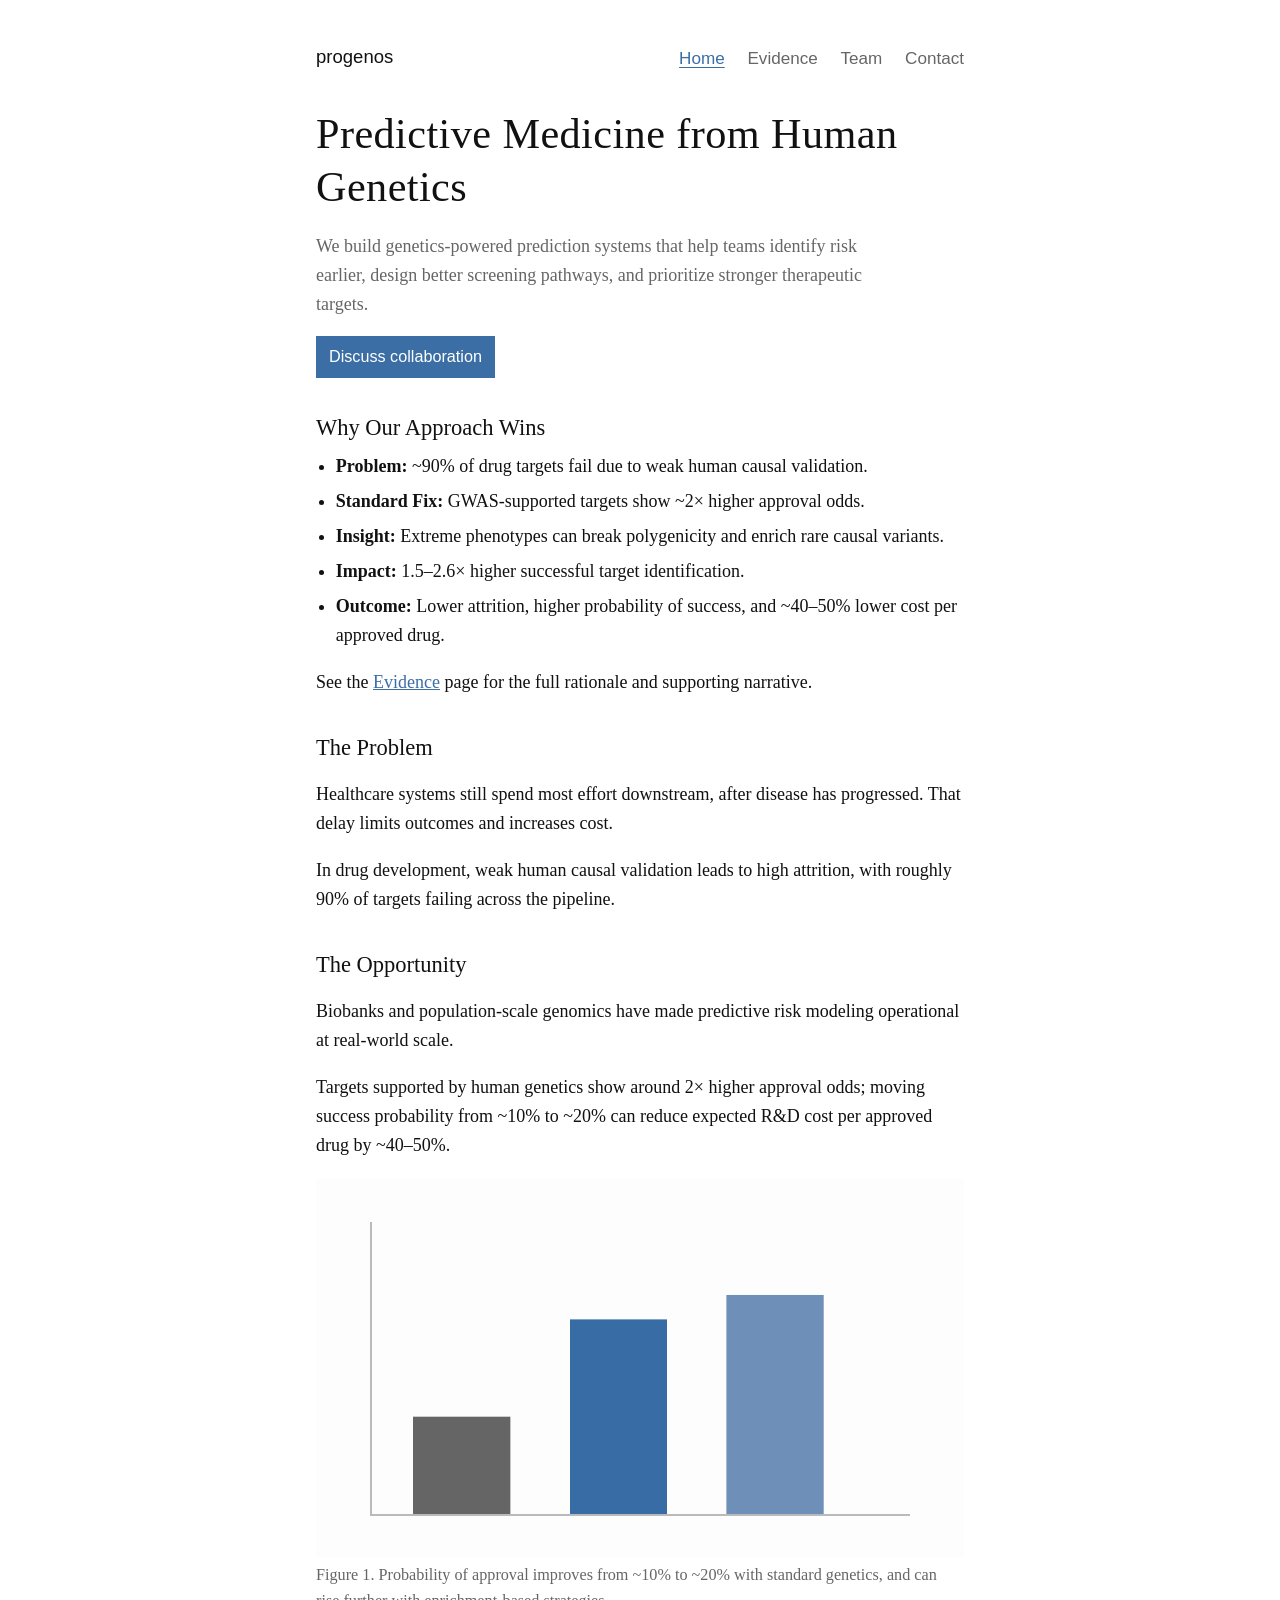
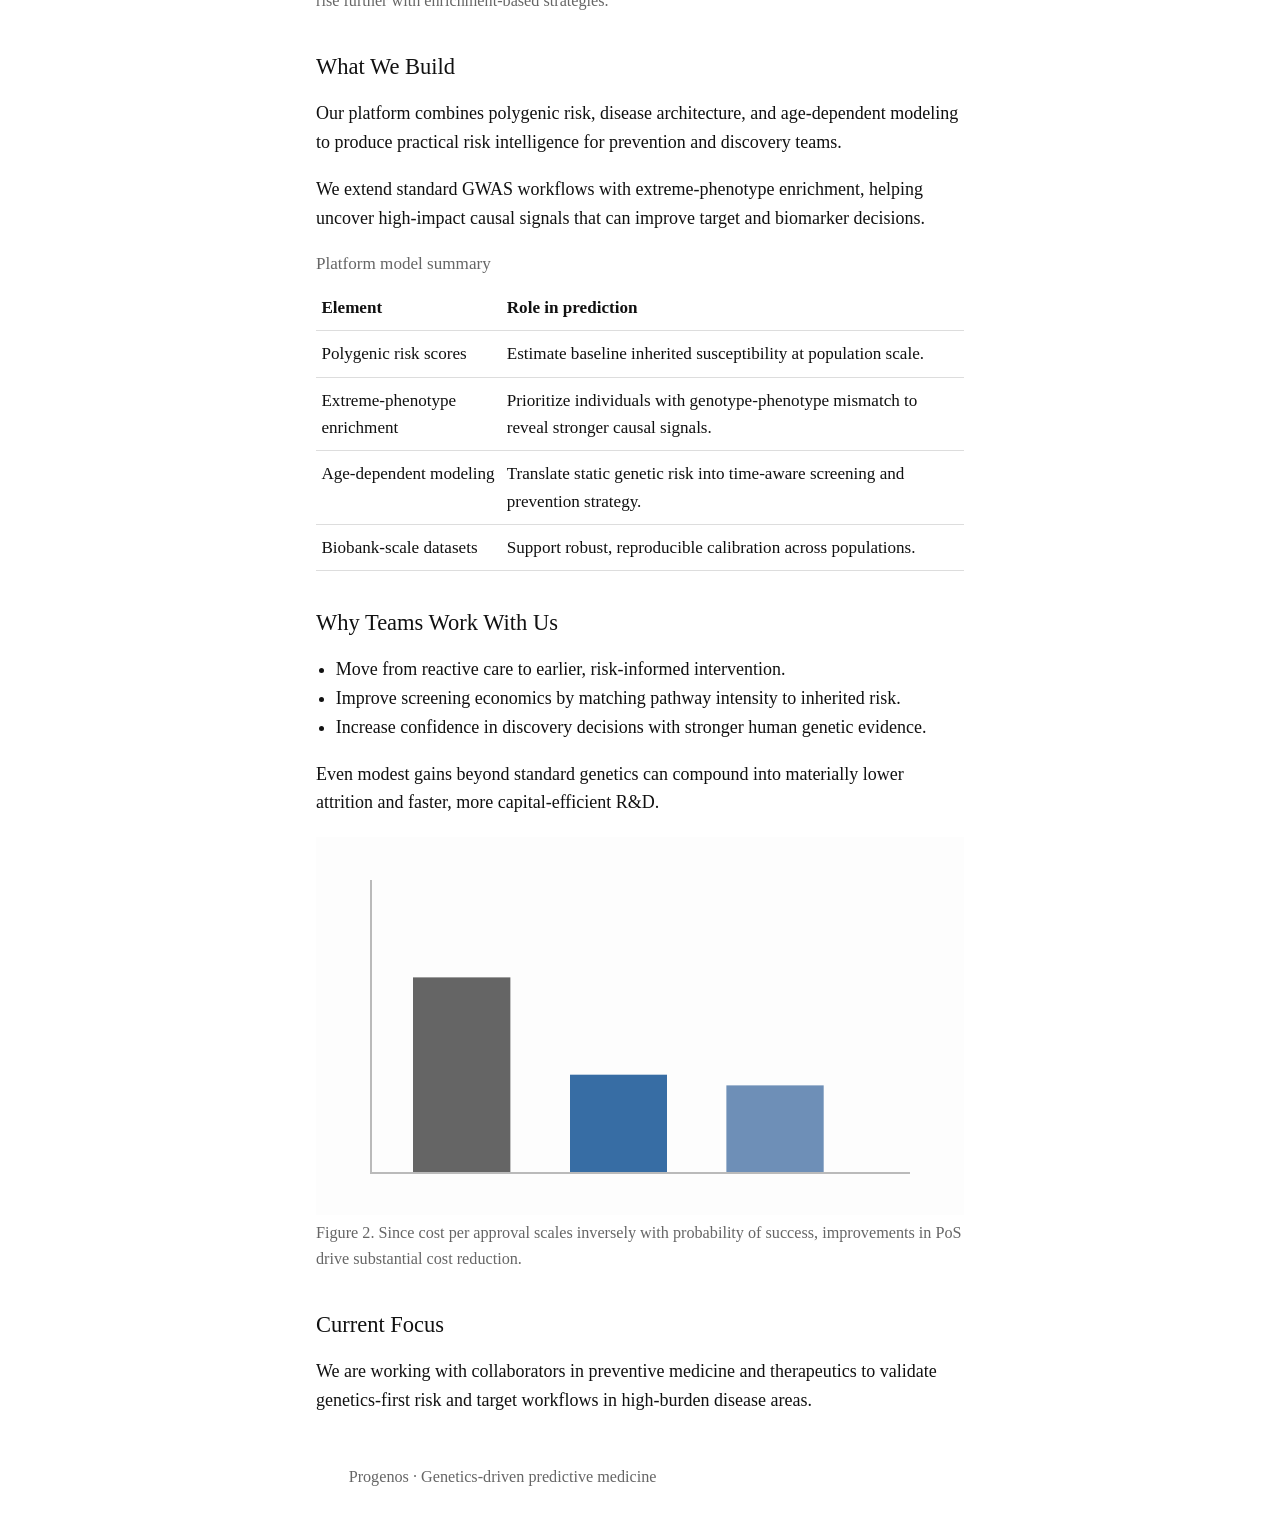
<file: index.html>
<!doctype html>
<html lang="en">
<head>
  <meta charset="utf-8" />
  <meta name="viewport" content="width=device-width, initial-scale=1" />
  <title>Redirecting…</title>
  <meta http-equiv="refresh" content="0; url=./docs/" />
  <link rel="canonical" href="./docs/" />
</head>
<body>
  <p>Redirecting to <a href="./docs/">./docs/</a>…</p>
</body>
</html>
</file>
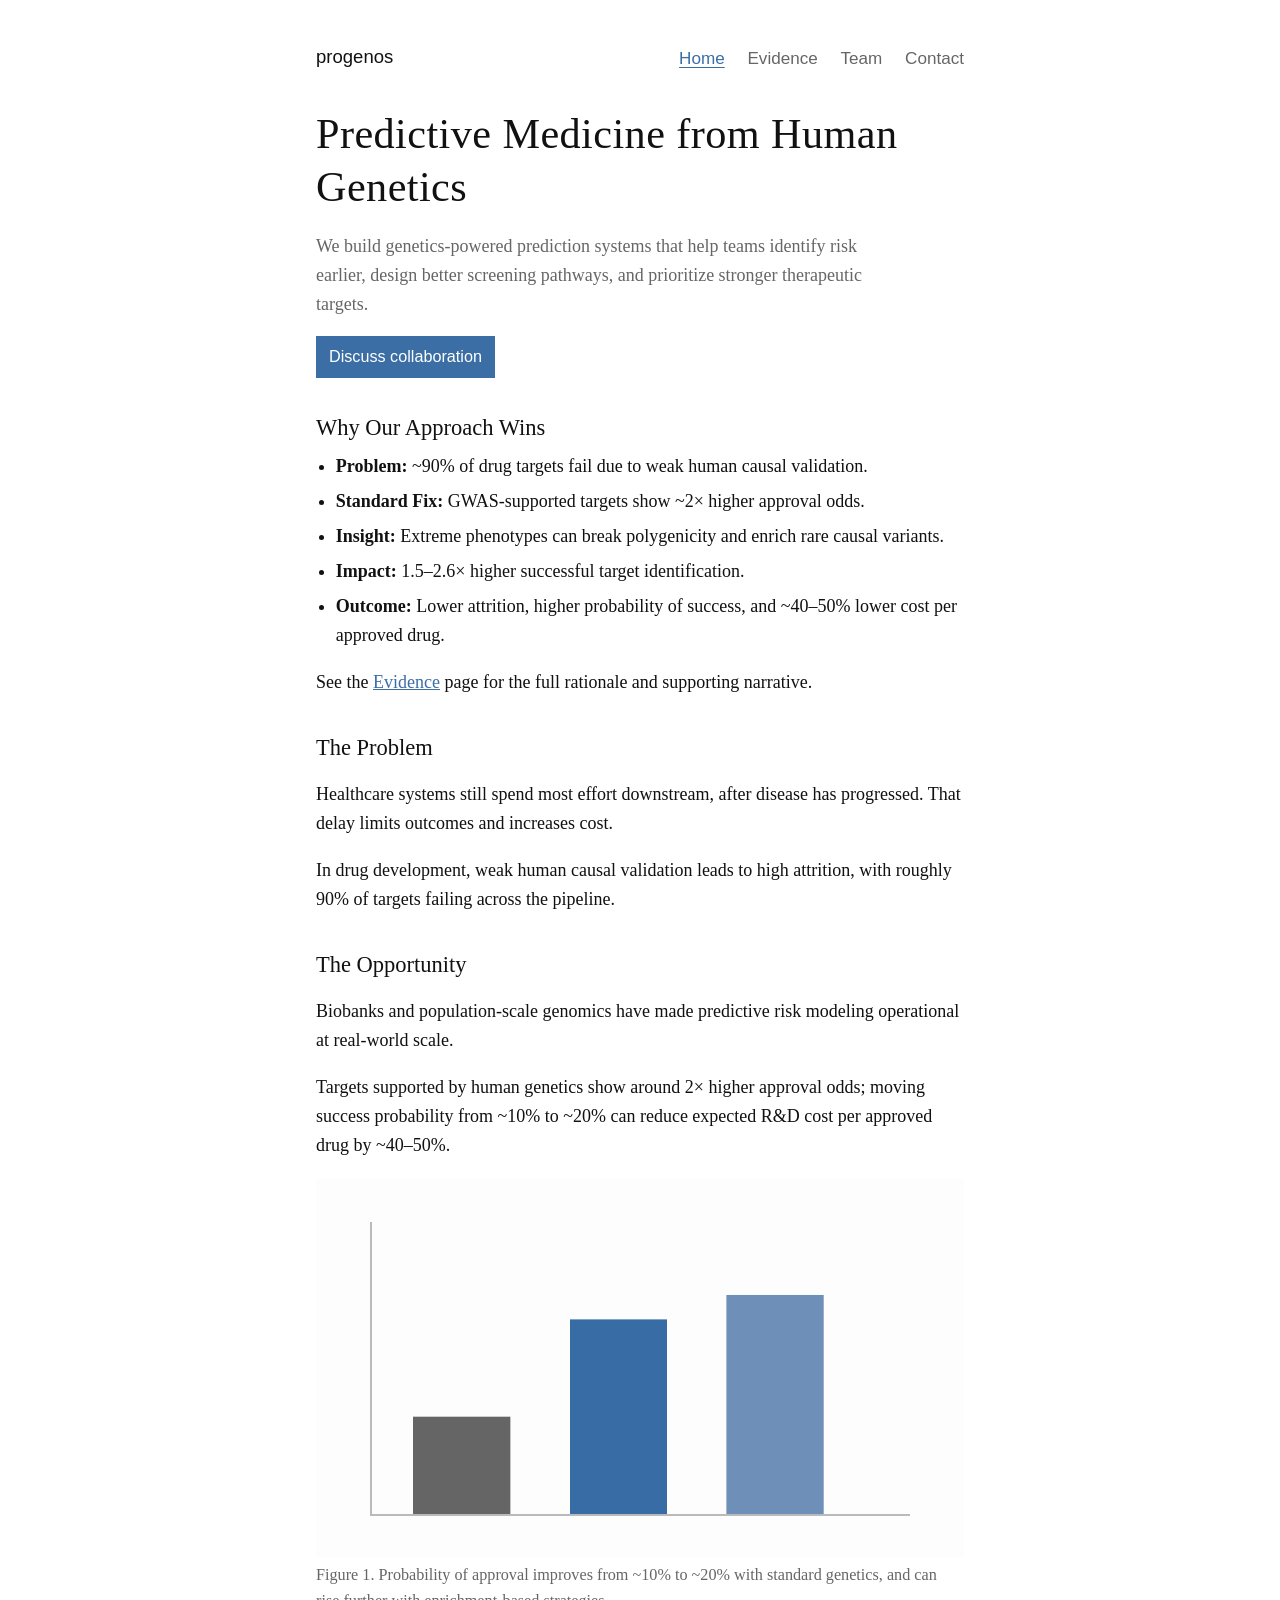
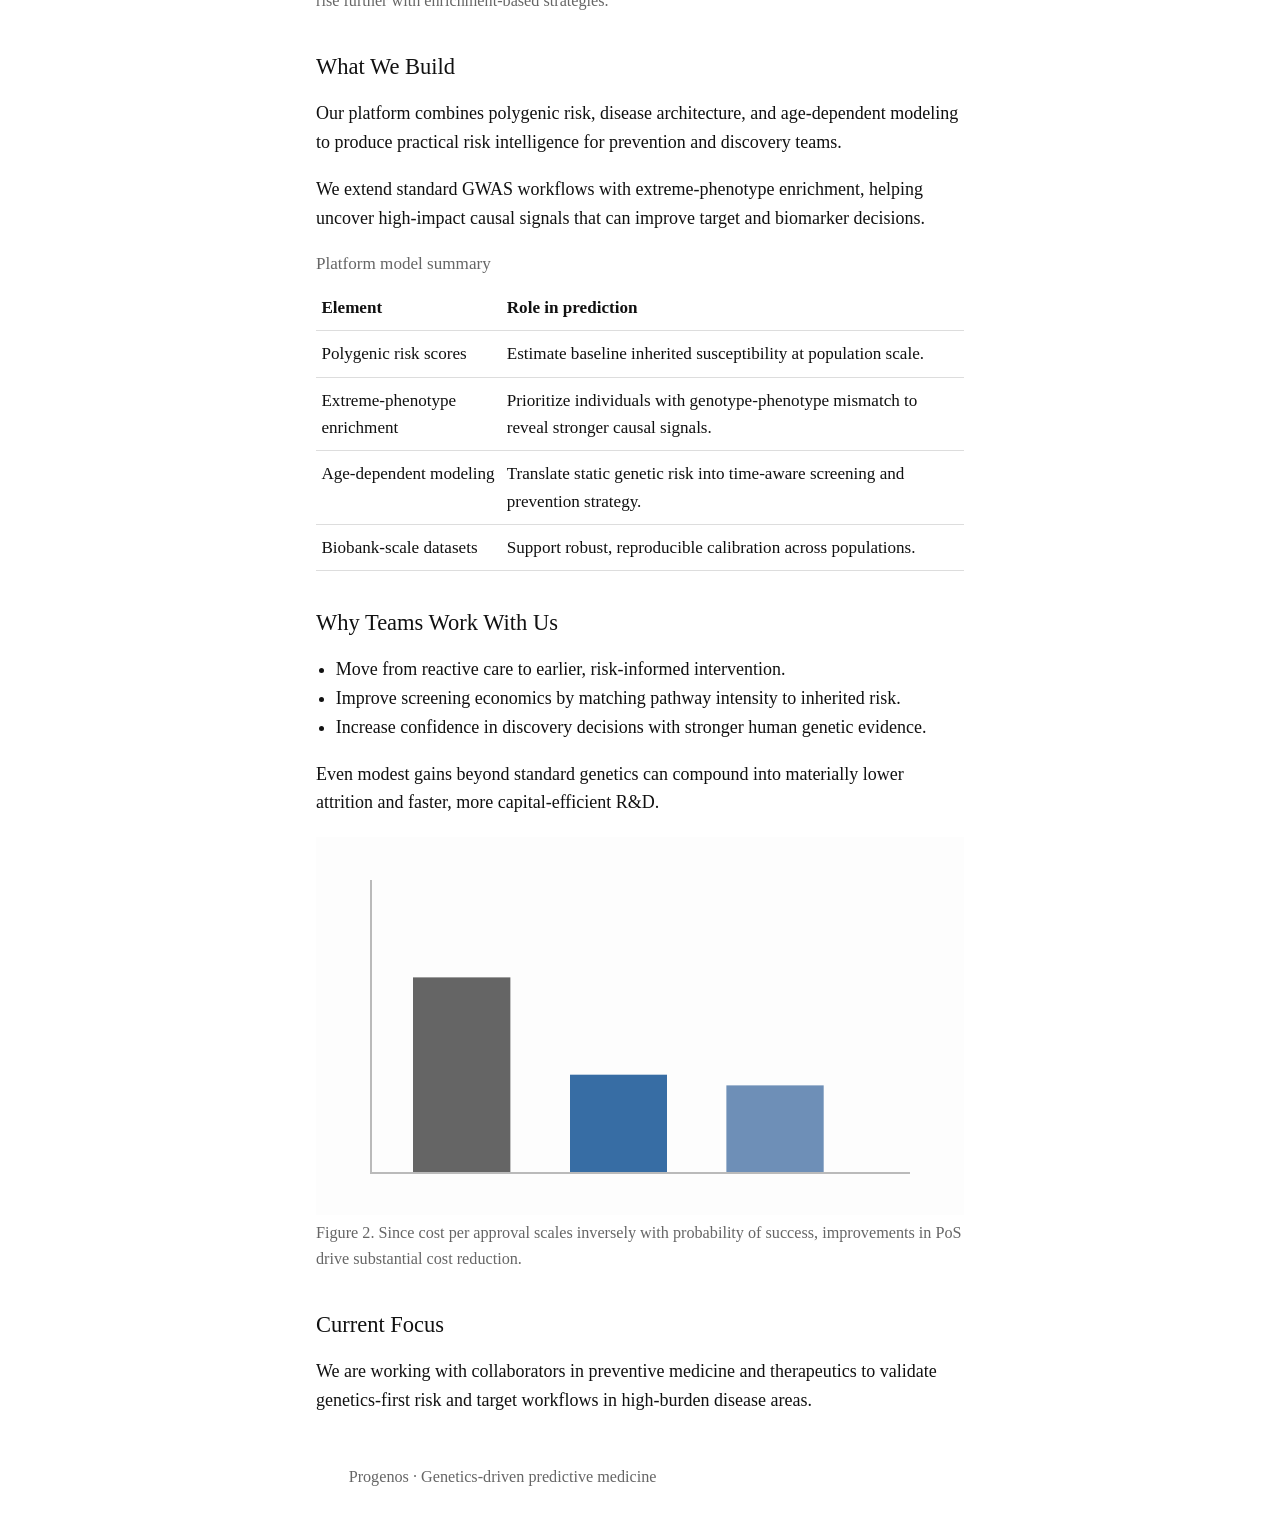
<file: docs/index.html>
<!doctype html>
<html lang="en">
<head>
  <meta charset="utf-8" />
  <meta name="viewport" content="width=device-width, initial-scale=1" />
  <title>Progenos — Predictive Medicine from Human Genetics</title>
  <meta name="description" content="Predictive medicine systems based on human genetics and statistical modeling." />
  <link rel="stylesheet" href="assets/style.css" />
</head>
<body>
  <header class="site-header">
    <div class="brand-row">
      <img src="assets/logo.svg" alt="Progenos" class="logo" />
      <nav aria-label="Main navigation">
        <a href="index.html" aria-current="page">Home</a>
        <a href="evidence.html">Evidence</a>
        <a href="team.html">Team</a>
        <a href="contact.html">Contact</a>
      </nav>
    </div>
    <h1>Predictive Medicine from Human Genetics</h1>
    <p class="lede">We build genetics-powered prediction systems that help teams identify risk earlier, design better screening pathways, and prioritize stronger therapeutic targets.</p>
    <p class="lead-cta"><a href="contact.html">Discuss collaboration</a></p>
  </header>

  <main>
    <section>
      <h2>Why Our Approach Wins</h2>
      <ul class="claims-list">
        <li><strong>Problem:</strong> ~90% of drug targets fail due to weak human causal validation.</li>
        <li><strong>Standard Fix:</strong> GWAS-supported targets show ~2× higher approval odds.</li>
        <li><strong>Insight:</strong> Extreme phenotypes can break polygenicity and enrich rare causal variants.</li>
        <li><strong>Impact:</strong> 1.5–2.6× higher successful target identification.</li>
        <li><strong>Outcome:</strong> Lower attrition, higher probability of success, and ~40–50% lower cost per approved drug.</li>
      </ul>
      <p>See the <a href="evidence.html">Evidence</a> page for the full rationale and supporting narrative.</p>
    </section>

    <section>
      <h2>The Problem</h2>
      <p>Healthcare systems still spend most effort downstream, after disease has progressed. That delay limits outcomes and increases cost.</p>
      <p>In drug development, weak human causal validation leads to high attrition, with roughly 90% of targets failing across the pipeline.</p>
    </section>

    <section>
      <h2>The Opportunity</h2>
      <p>Biobanks and population-scale genomics have made predictive risk modeling operational at real-world scale.</p>
      <p>Targets supported by human genetics show around 2× higher approval odds; moving success probability from ~10% to ~20% can reduce expected R&amp;D cost per approved drug by ~40–50%.</p>

      <figure>
        <img src="assets/figures/approval-probability.png" alt="Bar chart comparing probability of approval: 10% traditional, 20% standard genetics, 22.5% advanced enrichment strategy." />
        <figcaption>Figure 1. Probability of approval improves from ~10% to ~20% with standard genetics, and can rise further with enrichment-based strategies.</figcaption>
      </figure>
    </section>

    <section>
      <h2>What We Build</h2>
      <p>Our platform combines polygenic risk, disease architecture, and age-dependent modeling to produce practical risk intelligence for prevention and discovery teams.</p>
      <p>We extend standard GWAS workflows with extreme-phenotype enrichment, helping uncover high-impact causal signals that can improve target and biomarker decisions.</p>

      <table>
        <caption>Platform model summary</caption>
        <thead>
          <tr>
            <th scope="col">Element</th>
            <th scope="col">Role in prediction</th>
          </tr>
        </thead>
        <tbody>
          <tr>
            <td>Polygenic risk scores</td>
            <td>Estimate baseline inherited susceptibility at population scale.</td>
          </tr>
          <tr>
            <td>Extreme-phenotype enrichment</td>
            <td>Prioritize individuals with genotype-phenotype mismatch to reveal stronger causal signals.</td>
          </tr>
          <tr>
            <td>Age-dependent modeling</td>
            <td>Translate static genetic risk into time-aware screening and prevention strategy.</td>
          </tr>
          <tr>
            <td>Biobank-scale datasets</td>
            <td>Support robust, reproducible calibration across populations.</td>
          </tr>
        </tbody>
      </table>
    </section>

    <section>
      <h2>Why Teams Work With Us</h2>
      <ul>
        <li>Move from reactive care to earlier, risk-informed intervention.</li>
        <li>Improve screening economics by matching pathway intensity to inherited risk.</li>
        <li>Increase confidence in discovery decisions with stronger human genetic evidence.</li>
      </ul>
      <p>Even modest gains beyond standard genetics can compound into materially lower attrition and faster, more capital-efficient R&amp;D.</p>

      <figure>
        <img src="assets/figures/cost-reduction.png" alt="Bar chart showing indexed expected R and D cost per approved drug: 100 traditional, 50 standard genetics, 44.4 advanced strategy." />
        <figcaption>Figure 2. Since cost per approval scales inversely with probability of success, improvements in PoS drive substantial cost reduction.</figcaption>
      </figure>
    </section>

    <section>
      <h2>Current Focus</h2>
      <p>We are working with collaborators in preventive medicine and therapeutics to validate genetics-first risk and target workflows in high-burden disease areas.</p>
    </section>
  </main>

  <footer>
    <p>Progenos · Genetics-driven predictive medicine</p>
  </footer>
</body>
</html>
</file>
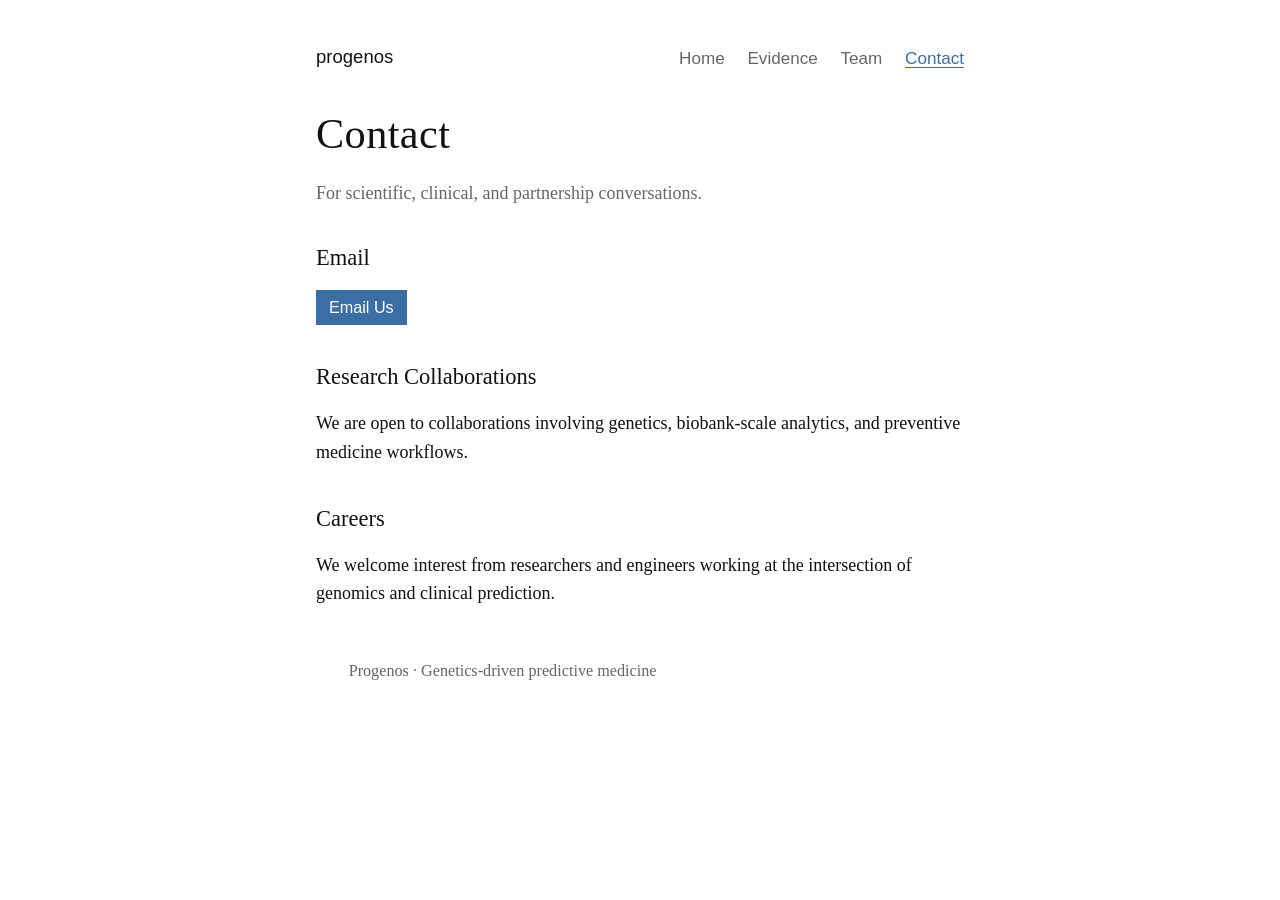
<file: docs/contact.html>
<!doctype html>
<html lang="en">
<head>
  <meta charset="utf-8" />
  <meta name="viewport" content="width=device-width, initial-scale=1" />
  <title>Progenos — Contact</title>
  <link rel="stylesheet" href="assets/style.css" />
</head>
<body>
  <header class="site-header">
    <div class="brand-row">
      <img src="assets/logo.svg" alt="Progenos" class="logo" />
      <nav aria-label="Main navigation">
        <a href="index.html">Home</a>
        <a href="evidence.html">Evidence</a>
        <a href="team.html">Team</a>
        <a href="contact.html" aria-current="page">Contact</a>
      </nav>
    </div>
    <h1>Contact</h1>
    <p class="lede">For scientific, clinical, and partnership conversations.</p>
  </header>

  <main>
    <section>
      <h2>Email</h2>
      <p class="lead-cta"><button type="button" class="mail-button" data-email="bhalla.ameek@gmail.com">Email Us</button></p>
    </section>

    <section>
      <h2>Research Collaborations</h2>
      <p>We are open to collaborations involving genetics, biobank-scale analytics, and preventive medicine workflows.</p>
    </section>

    <section>
      <h2>Careers</h2>
      <p>We welcome interest from researchers and engineers working at the intersection of genomics and clinical prediction.</p>
    </section>
  </main>

  <footer>
    <p>Progenos · Genetics-driven predictive medicine</p>
  </footer>
  <script>
    document.addEventListener("DOMContentLoaded", function () {
      var emailButton = document.querySelector(".mail-button");
      if (!emailButton) {
        return;
      }

      emailButton.addEventListener("click", function () {
        var email = emailButton.getAttribute("data-email");
        if (email) {
          window.location.href = "mailto:" + email;
        }
      });
    });
  </script>
</body>
</html>
</file>
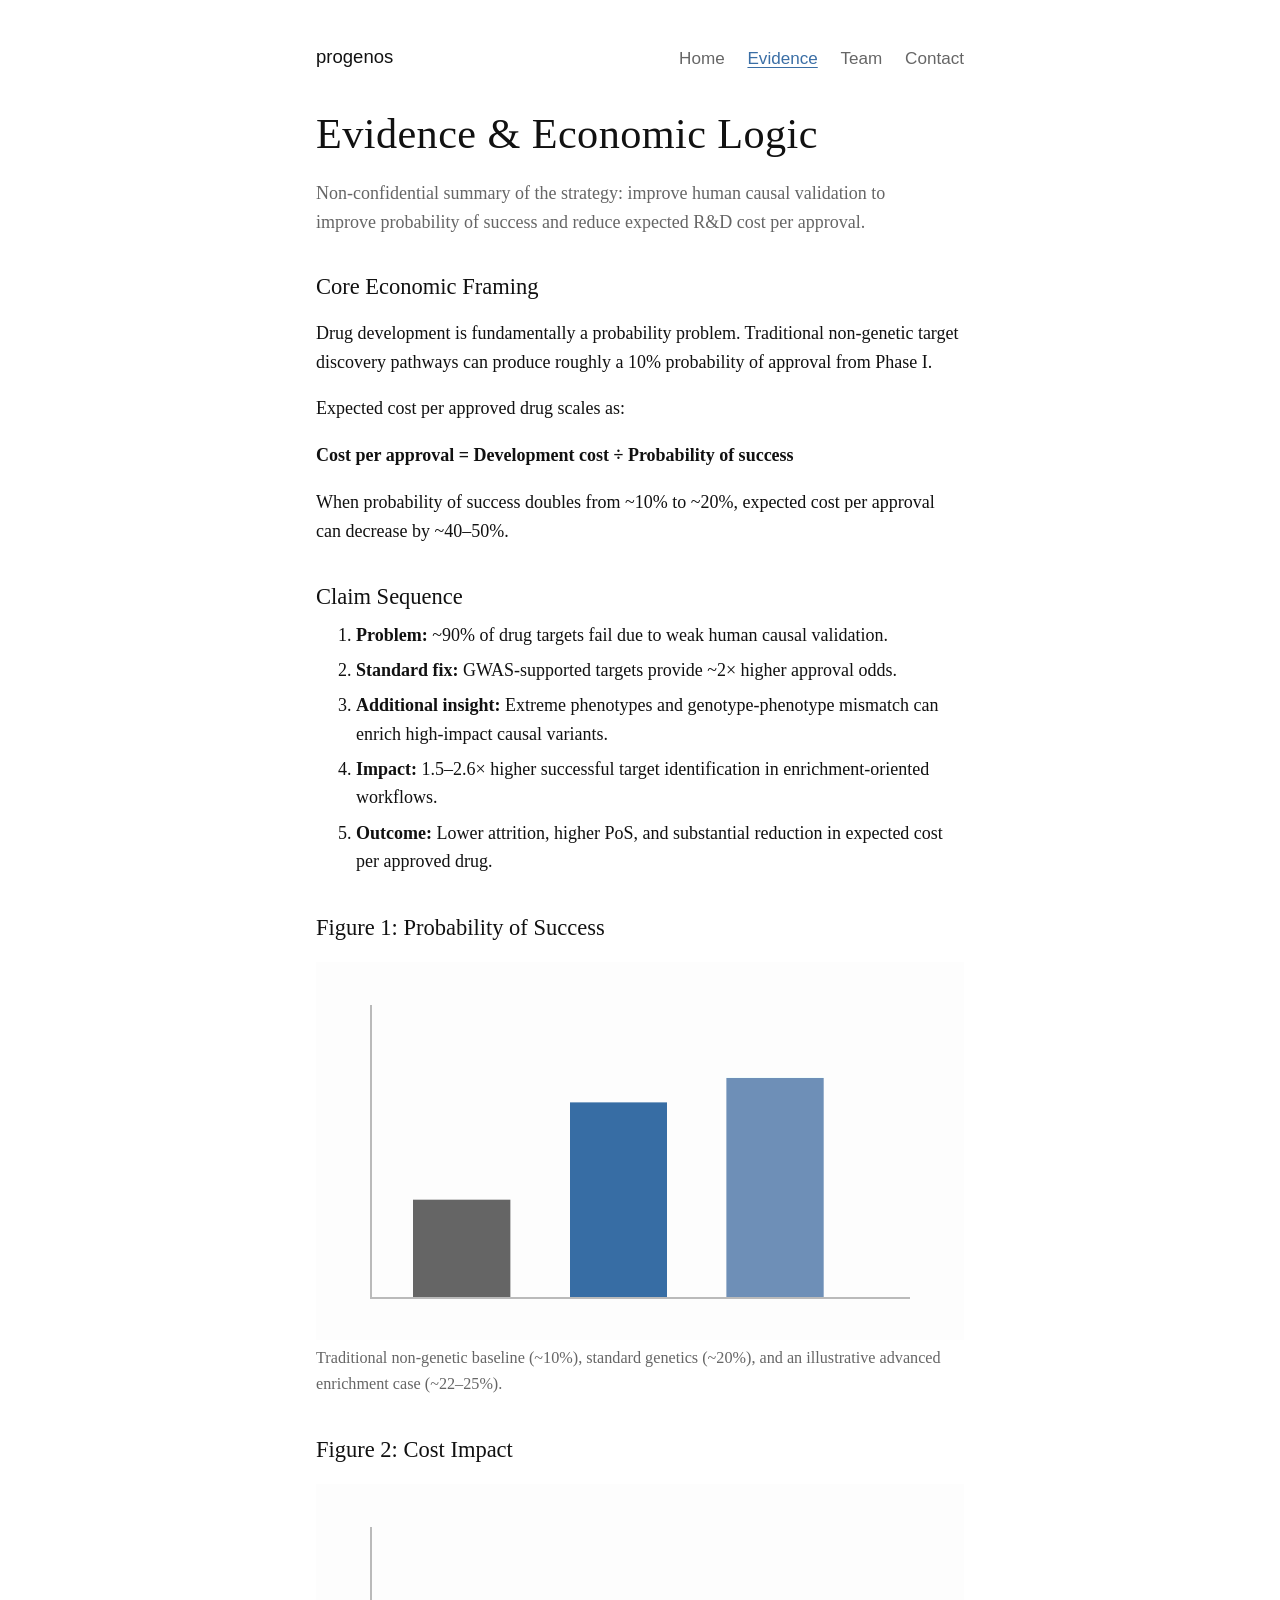
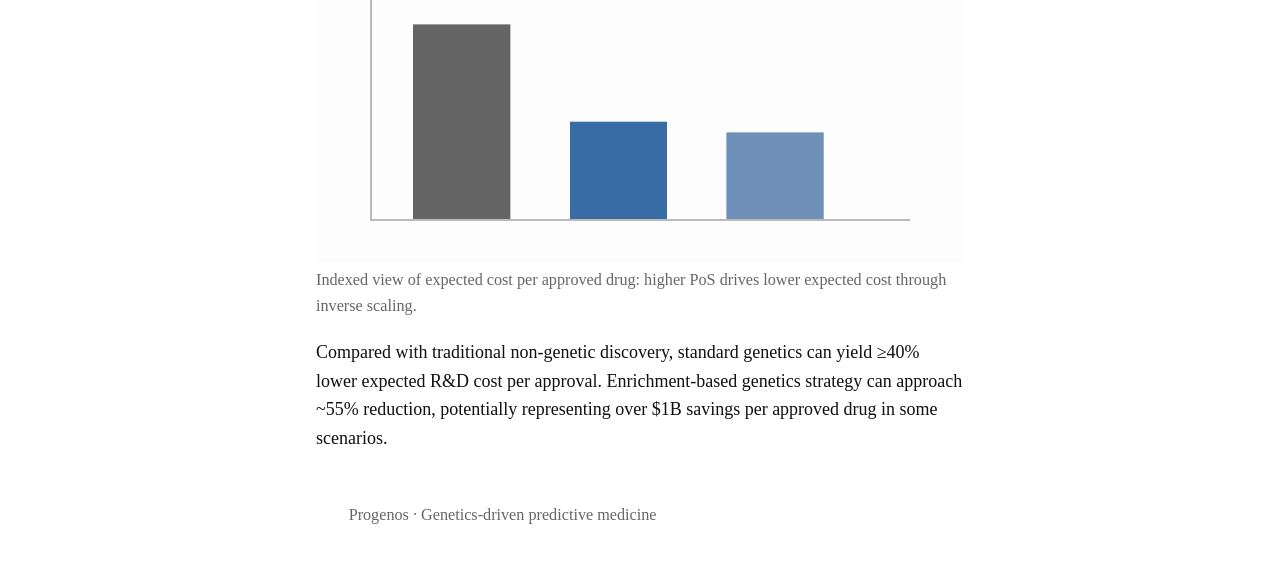
<file: docs/evidence.html>
<!doctype html>
<html lang="en">
<head>
  <meta charset="utf-8" />
  <meta name="viewport" content="width=device-width, initial-scale=1" />
  <title>Progenos — Evidence</title>
  <link rel="stylesheet" href="assets/style.css" />
</head>
<body>
  <header class="site-header">
    <div class="brand-row">
      <img src="assets/logo.svg" alt="Progenos" class="logo" />
      <nav aria-label="Main navigation">
        <a href="index.html">Home</a>
        <a href="evidence.html" aria-current="page">Evidence</a>
        <a href="team.html">Team</a>
        <a href="contact.html">Contact</a>
      </nav>
    </div>
    <h1>Evidence & Economic Logic</h1>
    <p class="lede">Non-confidential summary of the strategy: improve human causal validation to improve probability of success and reduce expected R&amp;D cost per approval.</p>
  </header>

  <main>
    <section>
      <h2>Core Economic Framing</h2>
      <p>Drug development is fundamentally a probability problem. Traditional non-genetic target discovery pathways can produce roughly a 10% probability of approval from Phase I.</p>
      <p>Expected cost per approved drug scales as:</p>
      <p><strong>Cost per approval = Development cost ÷ Probability of success</strong></p>
      <p>When probability of success doubles from ~10% to ~20%, expected cost per approval can decrease by ~40–50%.</p>
    </section>

    <section>
      <h2>Claim Sequence</h2>
      <ol class="claims-list">
        <li><strong>Problem:</strong> ~90% of drug targets fail due to weak human causal validation.</li>
        <li><strong>Standard fix:</strong> GWAS-supported targets provide ~2× higher approval odds.</li>
        <li><strong>Additional insight:</strong> Extreme phenotypes and genotype-phenotype mismatch can enrich high-impact causal variants.</li>
        <li><strong>Impact:</strong> 1.5–2.6× higher successful target identification in enrichment-oriented workflows.</li>
        <li><strong>Outcome:</strong> Lower attrition, higher PoS, and substantial reduction in expected cost per approved drug.</li>
      </ol>
    </section>

    <section>
      <h2>Figure 1: Probability of Success</h2>
      <figure>
        <img src="assets/figures/approval-probability.png" alt="Probability comparison chart across traditional non-genetic, standard genetics, and advanced enrichment strategy." />
        <figcaption>Traditional non-genetic baseline (~10%), standard genetics (~20%), and an illustrative advanced enrichment case (~22–25%).</figcaption>
      </figure>
    </section>

    <section>
      <h2>Figure 2: Cost Impact</h2>
      <figure>
        <img src="assets/figures/cost-reduction.png" alt="Indexed expected cost per approved drug across three strategies." />
        <figcaption>Indexed view of expected cost per approved drug: higher PoS drives lower expected cost through inverse scaling.</figcaption>
      </figure>
      <p>Compared with traditional non-genetic discovery, standard genetics can yield ≥40% lower expected R&amp;D cost per approval. Enrichment-based genetics strategy can approach ~55% reduction, potentially representing over $1B savings per approved drug in some scenarios.</p>
    </section>
  </main>

  <footer>
    <p>Progenos · Genetics-driven predictive medicine</p>
  </footer>
</body>
</html>
</file>
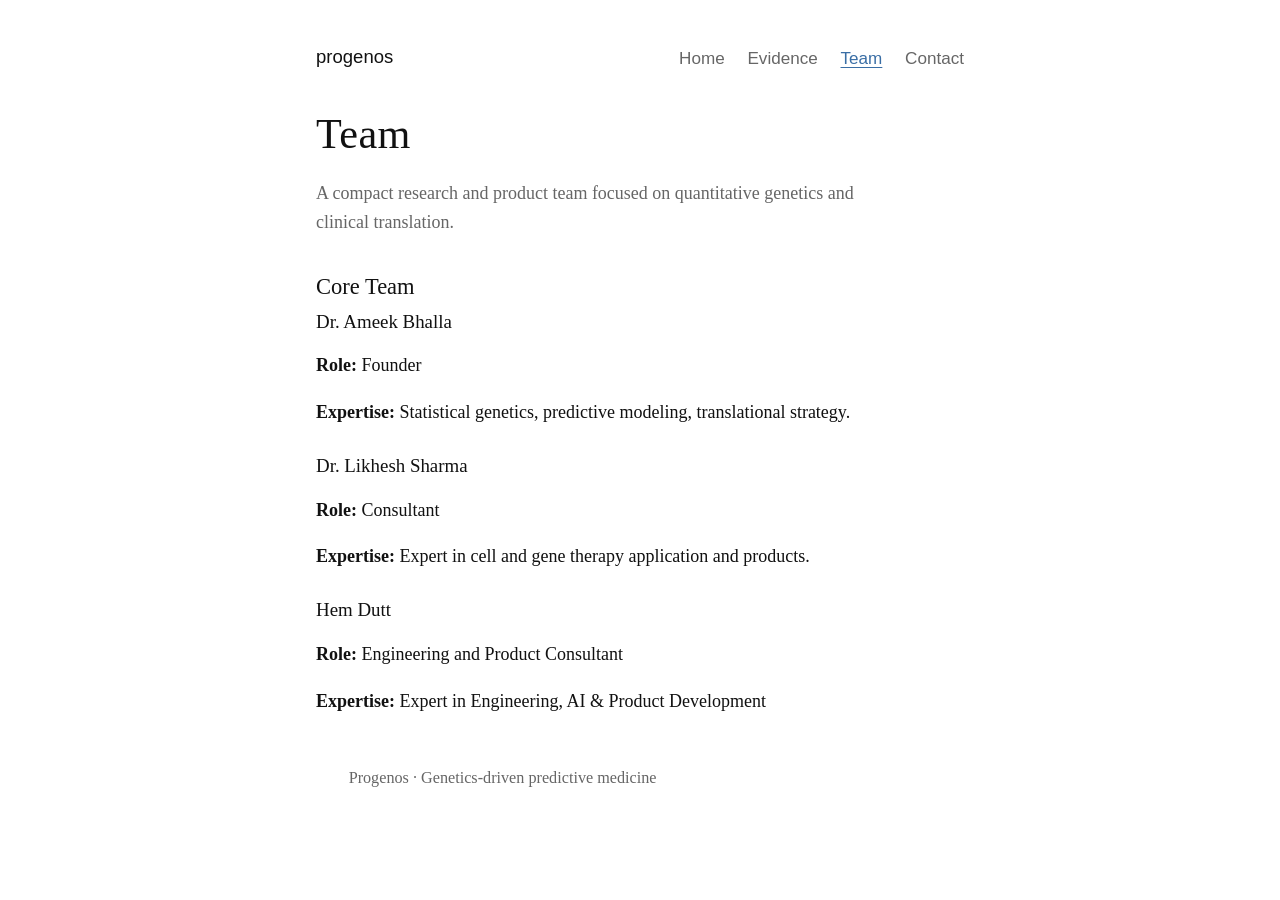
<file: docs/team.html>
<!doctype html>
<html lang="en">
<head>
  <meta charset="utf-8" />
  <meta name="viewport" content="width=device-width, initial-scale=1" />
  <title>Progenos — Team</title>
  <link rel="stylesheet" href="assets/style.css" />
</head>
<body>
  <header class="site-header">
    <div class="brand-row">
      <img src="assets/logo.svg" alt="Progenos" class="logo" />
      <nav aria-label="Main navigation">
        <a href="index.html">Home</a>
        <a href="evidence.html">Evidence</a>
        <a href="team.html" aria-current="page">Team</a>
        <a href="contact.html">Contact</a>
      </nav>
    </div>
    <h1>Team</h1>
    <p class="lede">A compact research and product team focused on quantitative genetics and clinical translation.</p>
  </header>

  <main>
    <section>
      <h2>Core Team</h2>
      <article>
        <h3>Dr. Ameek Bhalla</h3>
        <p><strong>Role:</strong> Founder</p>
        <p><strong>Expertise:</strong> Statistical genetics, predictive modeling, translational strategy.</p>
      </article>

      <article>
        <h3>Dr. Likhesh Sharma</h3>
        <p><strong>Role:</strong> Consultant</p>
        <p><strong>Expertise:</strong> Expert in cell and gene therapy application and products.</p>
      </article>

      <article>
        <h3>Hem Dutt</h3>
        <p><strong>Role:</strong> Engineering and Product Consultant</p>
        <p><strong>Expertise:</strong> Expert in Engineering, AI & Product Development</p>
      </article>
    </section>
  </main>

  <footer>
    <p>Progenos · Genetics-driven predictive medicine</p>
  </footer>
</body>
</html>
</file>
<file: docs/assets/style.css>
:root {
  --text: #111;
  --accent: #3a6ea5;
  --secondary: #666;
  --bg: #fff;
}

* {
  box-sizing: border-box;
}

html {
  font-size: 18px;
}

body {
  margin: 0;
  color: var(--text);
  background: var(--bg);
  font-family: Charter, "ET Book", Georgia, "Times New Roman", serif;
  line-height: 1.6;
}

.site-header,
main,
footer {
  width: min(72ch, calc(100% - 3rem));
  margin-inline: auto;
}

.site-header {
  margin-top: 2.5rem;
  margin-bottom: 2rem;
}

.brand-row {
  display: flex;
  align-items: center;
  justify-content: space-between;
  gap: 1rem;
  margin-bottom: 2rem;
}

.logo {
  width: 136px;
  height: auto;
}

nav {
  font-family: Inter, -apple-system, BlinkMacSystemFont, "Segoe UI", Roboto, "Helvetica Neue", Arial, sans-serif;
  font-size: 0.95rem;
}

nav a {
  color: var(--secondary);
  text-decoration: none;
  margin-left: 1rem;
}

nav a[aria-current="page"],
nav a:hover,
nav a:focus-visible {
  color: var(--accent);
  text-decoration: underline;
  text-underline-offset: 0.18rem;
}

h1,
h2,
h3 {
  font-weight: 500;
  line-height: 1.25;
  margin-top: 0;
}

h1 {
  font-size: clamp(1.8rem, 3.3vw, 2.35rem);
  letter-spacing: 0.01em;
  margin-bottom: 0.7rem;
}

h2 {
  font-size: 1.25rem;
  margin-bottom: 0.5rem;
}

h3 {
  font-size: 1.05rem;
  margin-bottom: 0.35rem;
}

.lede {
  max-width: 66ch;
  color: var(--secondary);
}

.lead-cta {
  margin-top: 1rem;
}

.lead-cta a {
  display: inline-block;
  color: #fff;
  background: var(--accent);
  text-decoration: none;
  padding: 0.45rem 0.72rem;
  font-family: Inter, -apple-system, BlinkMacSystemFont, "Segoe UI", Roboto, "Helvetica Neue", Arial, sans-serif;
  font-size: 0.9rem;
}

.lead-cta .mail-button {
  display: inline-block;
  color: #fff;
  background: var(--accent);
  text-decoration: none;
  padding: 0.45rem 0.72rem;
  font-family: Inter, -apple-system, BlinkMacSystemFont, "Segoe UI", Roboto, "Helvetica Neue", Arial, sans-serif;
  font-size: 0.9rem;
  border: 0;
  cursor: pointer;
}

.lead-cta a:hover,
.lead-cta a:focus-visible {
  filter: brightness(0.92);
}

.lead-cta .mail-button:hover,
.lead-cta .mail-button:focus-visible {
  filter: brightness(0.92);
}

section {
  margin-bottom: 2.1rem;
}

p,
li,
td,
th,
caption {
  max-width: 72ch;
}

ul {
  padding-left: 1.1rem;
}

.claims-list {
  margin-top: 0.2rem;
}

.claims-list li {
  margin-bottom: 0.35rem;
}

a {
  color: var(--accent);
}

figure {
  margin: 1.1rem 0 0.4rem;
}

figure img {
  width: 100%;
  height: auto;
  display: block;
}

figcaption {
  color: var(--secondary);
  font-size: 0.9rem;
  margin-top: 0.35rem;
}

table {
  border-collapse: collapse;
  width: 100%;
  margin-top: 1rem;
  font-size: 0.95rem;
}

caption {
  text-align: left;
  color: var(--secondary);
  margin-bottom: 0.4rem;
}

th,
td {
  text-align: left;
  vertical-align: top;
  padding: 0.5rem 0.3rem;
  border-bottom: 1px solid #ddd;
}

footer {
  margin-top: 2.8rem;
  margin-bottom: 2.5rem;
  color: var(--secondary);
  font-size: 0.9rem;
}

article {
  margin-bottom: 1.5rem;
}

@media (max-width: 700px) {
  html {
    font-size: 17px;
  }

  .brand-row {
    flex-direction: column;
    align-items: flex-start;
    margin-bottom: 1.5rem;
  }

  nav a {
    margin-left: 0;
    margin-right: 1rem;
  }
}
</file>
